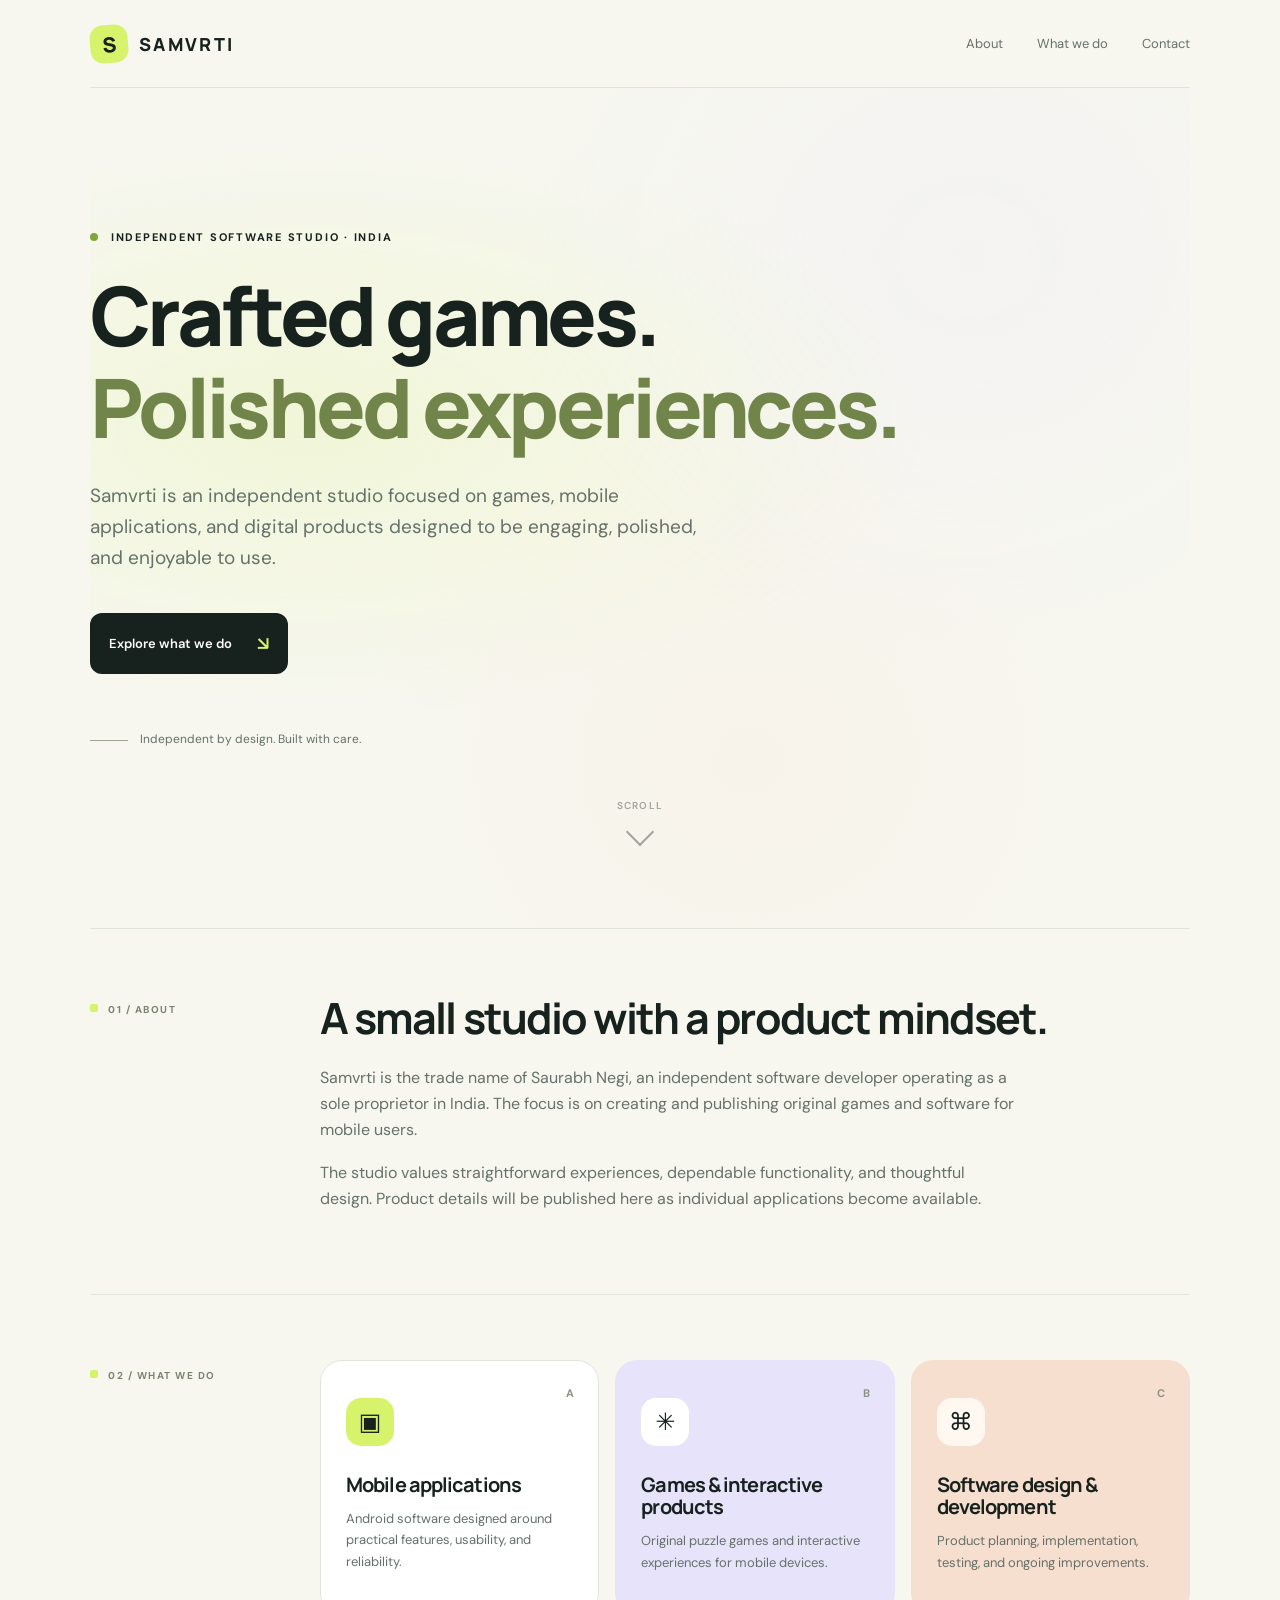
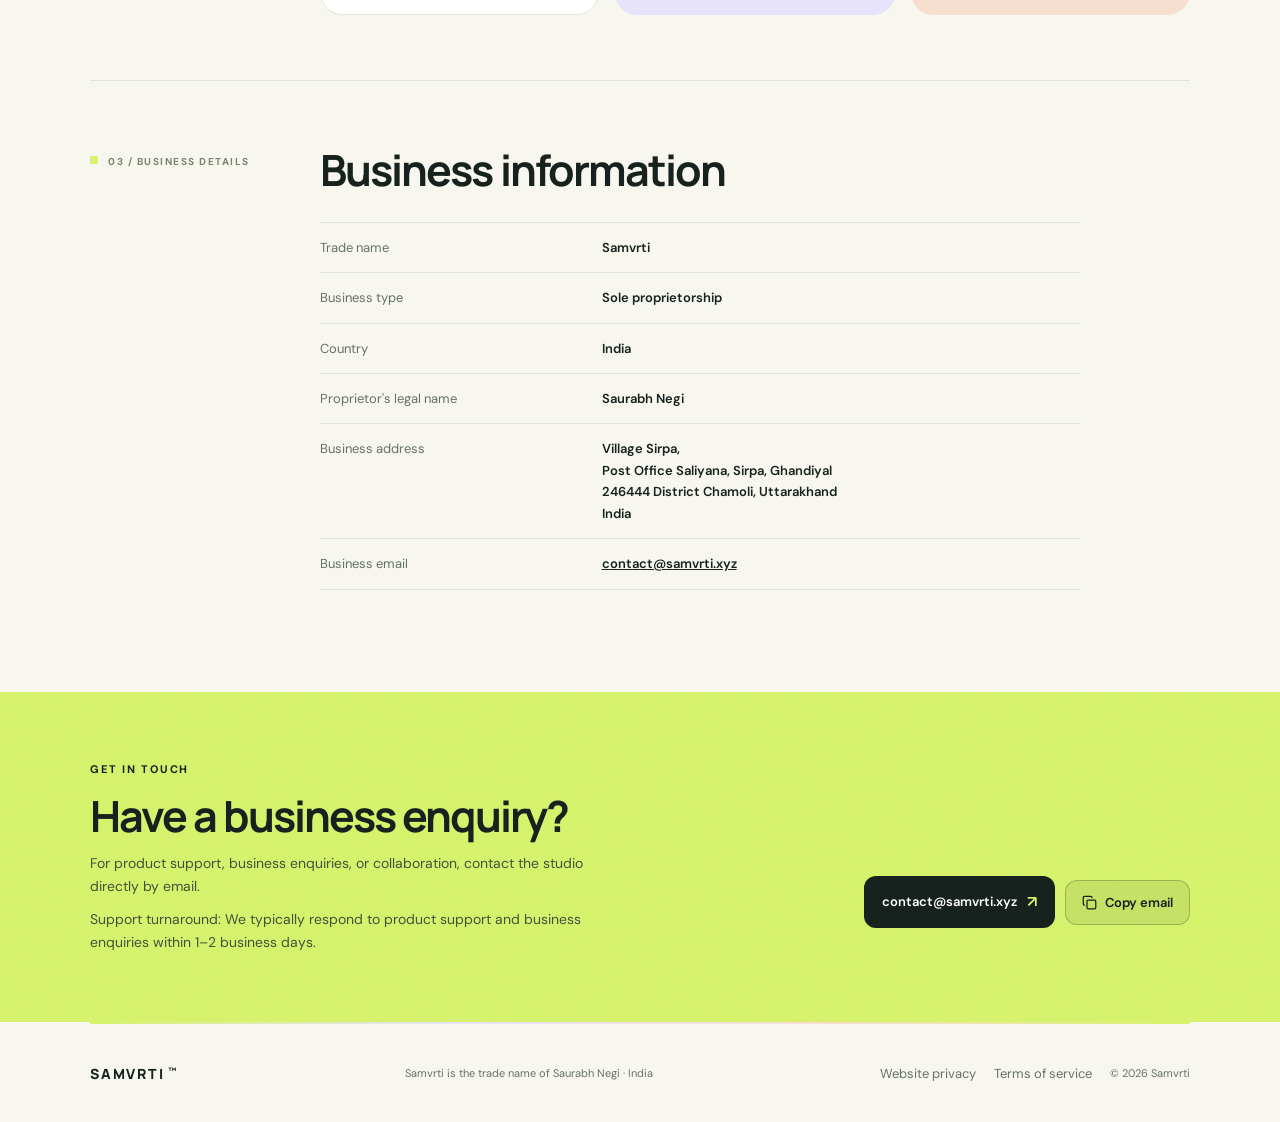
<file: index.html>
<!doctype html>
<html lang="en">

<head>
  <meta charset="utf-8">
  <meta name="viewport" content="width=device-width, initial-scale=1">
  <meta name="theme-color" content="#17211d">
  <meta name="author" content="Saurabh Negi">
  <meta name="description"
    content="Samvrti is an independent software studio in India creating mobile applications, games, and digital products.">
  <title>SAMVRTI — Independent Software Studio</title>

  <link rel="canonical" href="https://samvrti.xyz/">
  <link rel="icon" href="favicon.svg" type="image/svg+xml">
  <link rel="stylesheet" href="styles.css">

  <!-- Open Graph / Facebook / WhatsApp / LinkedIn -->
  <meta property="og:type" content="website">
  <meta property="og:url" content="https://samvrti.xyz/">
  <meta property="og:site_name" content="SAMVRTI">
  <meta property="og:title" content="SAMVRTI — Independent Software Studio">
  <meta property="og:description"
    content="Independent software studio in India creating mobile applications, games, and digital products.">
  <meta property="og:image" content="https://samvrti.xyz/og-image.png">
  <meta property="og:image:width" content="1200">
  <meta property="og:image:height" content="630">
  <meta property="og:image:alt" content="SAMVRTI — Independent Software Studio">

  <!-- Twitter / X -->
  <meta name="twitter:card" content="summary_large_image">
  <meta name="twitter:url" content="https://samvrti.xyz/">
  <meta name="twitter:title" content="SAMVRTI — Independent Software Studio">
  <meta name="twitter:description"
    content="Independent software studio in India creating mobile applications, games, and digital products.">
  <meta name="twitter:image" content="https://samvrti.xyz/og-image.png">

  <!-- Structured Data (JSON-LD) for Google Search & Google Play Verification -->
  <script type="application/ld+json">
  {
    "@context": "https://schema.org",
    "@type": "ProfessionalService",
    "name": "Samvrti",
    "legalName": "Saurabh Negi",
    "url": "https://samvrti.xyz/",
    "logo": "https://samvrti.xyz/favicon.svg",
    "image": "https://samvrti.xyz/og-image.png",
    "description": "Independent software studio in India creating mobile applications, games, and digital products.",
    "email": "contact@samvrti.xyz",
    "address": {
      "@type": "PostalAddress",
      "streetAddress": "Village Sirpa, Post Office Saliyana, Sirpa, Ghandiyal",
      "addressLocality": "Chamoli",
      "addressRegion": "Uttarakhand",
      "postalCode": "246444",
      "addressCountry": "IN"
    },
    "founder": {
      "@type": "Person",
      "name": "Saurabh Negi"
    }
  }
  </script>
</head>


<body>
  <header class="site-header">
    <a class="brand" href="#top" aria-label="Samvrti home">
      <span class="brand-mark" aria-hidden="true">S</span>
      <span class="brand-name">SAMVRTI</span>
    </a>
    <nav aria-label="Main navigation">
      <a href="#about">About</a>
      <a href="#work">What we do</a>
      <a href="#contact">Contact</a>
    </nav>
  </header>

  <main id="top">
    <section class="hero wrap">
      <p class="eyebrow"><span class="eyebrow-dot"></span> INDEPENDENT SOFTWARE STUDIO · INDIA</p>
      <h1>Crafted games.<br><span>Polished experiences.</span></h1>
      <p class="hero-copy">
        Samvrti is an independent studio focused on games, mobile
        applications, and digital products designed to be engaging, polished,
        and enjoyable to use.
      </p>
      <a class="primary-link" href="#work">Explore what we do <span aria-hidden="true">↘</span></a>
      <div class="hero-note">
        <span class="note-line"></span>
        <span>Independent by design. Built with care.</span>
      </div>
      <div class="scroll-indicator" aria-hidden="true">
        <span>Scroll</span>
        <div class="scroll-chevron"></div>
      </div>
    </section>

    <section class="section wrap reveal" id="about">
      <div class="section-label">01 / ABOUT</div>
      <div class="section-content">
        <h2>A small studio with a product mindset.</h2>
        <p>
          Samvrti is the trade name of Saurabh Negi, an independent software
          developer operating as a sole proprietor in India. The focus is on
          creating and publishing original games and software for mobile users.
        </p>
        <p>
          The studio values straightforward experiences, dependable functionality,
          and thoughtful design. Product details will be published here as
          individual applications become available.
        </p>
      </div>
    </section>

    <section class="section wrap reveal" id="work">
      <div class="section-label">02 / WHAT WE DO</div>
      <div class="work-grid">
        <article class="work-card reveal">
          <span class="card-index">A</span>
          <div class="card-icon" aria-hidden="true">▣</div>
          <h3>Mobile applications</h3>
          <p>Android software designed around practical features, usability, and reliability.</p>
        </article>
        <article class="work-card">
          <span class="card-index">B</span>
          <div class="card-icon" aria-hidden="true">✳</div>
          <h3>Games & interactive products</h3>
          <p>Original puzzle games and interactive experiences for mobile devices.</p>
        </article>
        <article class="work-card">
          <span class="card-index">C</span>
          <div class="card-icon" aria-hidden="true">⌘</div>
          <h3>Software design & development</h3>
          <p>Product planning, implementation, testing, and ongoing improvements.</p>
        </article>
      </div>
    </section>

    <section class="section wrap identity-section reveal">
      <div class="section-label">03 / BUSINESS DETAILS</div>
      <div class="section-content">
        <h2>Business information</h2>
        <dl class="details">
          <div>
            <dt>Trade name</dt>
            <dd>Samvrti</dd>
          </div>
          <div>
            <dt>Business type</dt>
            <dd>Sole proprietorship</dd>
          </div>
          <div>
            <dt>Country</dt>
            <dd>India</dd>
          </div>
          <div>
            <dt>Proprietor's legal name</dt>
            <dd>Saurabh Negi</dd>
          </div>
          <div>
            <dt>Business address</dt>
            <dd>
              Village Sirpa, <br>
              Post Office Saliyana, Sirpa, Ghandiyal<br>
              246444
              District Chamoli, Uttarakhand<br>
              India
            </dd>
          </div>
          <div>
            <dt>Business email</dt>
            <dd><a href="mailto:contact@samvrti.xyz">contact@samvrti.xyz</a></dd>
          </div>

        </dl>
      </div>
    </section>

    <section class="contact-band reveal" id="contact">
      <div class="wrap contact-inner">
        <div>
          <p class="eyebrow">GET IN TOUCH</p>
          <h2>Have a business enquiry?</h2>
          <p>For product support, business enquiries, or collaboration, contact the studio directly by email.</p>
          <p style="margin-top: 10px;">Support turnaround: We typically respond to product support and business
            enquiries within 1–2 business days.</p>
        </div>
        <div class="contact-actions">
          <div class="contact-buttons">
            <a class="contact-email" id="contactEmailLink" href="mailto:contact@samvrti.xyz">
              <span>contact@samvrti.xyz</span>
              <span class="arrow-icon" aria-hidden="true">↗</span>
            </a>
            <button type="button" class="contact-copy-btn" id="copyEmailBtn"
              aria-label="Copy email address to clipboard" data-email="contact@samvrti.xyz">
              <svg class="copy-icon" aria-hidden="true" width="15" height="15" viewBox="0 0 24 24" fill="none"
                stroke="currentColor" stroke-width="2" stroke-linecap="round" stroke-linejoin="round">
                <rect width="14" height="14" x="8" y="8" rx="2" ry="2" />
                <path d="M4 16c-1.1 0-2-.9-2-2V4c0-1.1.9-2 2-2h10c1.1 0 2 .9 2 2" />
              </svg>
              <span class="copy-text">Copy email</span>
            </button>
          </div>
          <div class="copy-status" id="copyStatus" role="status" aria-live="polite"></div>
        </div>
      </div>
    </section>
  </main>

  <footer class="site-footer wrap">
    <a class="footer-brand" href="#top">SAMVRTI<span>™</span></a>
    <span>Samvrti is the trade name of Saurabh Negi · India</span>
    <div class="footer-links">
      <a href="privacy.html">Website privacy</a>
      <a href="terms.html">Terms of service</a>
      <span>© <span id="year">2026</span> Samvrti</span>
    </div>
  </footer>
  <script>
    // Keep the displayed year current without collecting or transmitting data.
    document.getElementById("year").textContent = new Date().getFullYear();

    // 1-click email copy to clipboard with fallback
    const copyBtn = document.getElementById("copyEmailBtn");
    const copyStatus = document.getElementById("copyStatus");

    if (copyBtn) {
      copyBtn.addEventListener("click", async () => {
        const email = copyBtn.getAttribute("data-email") || "contact@samvrti.xyz";
        const copyTextEl = copyBtn.querySelector(".copy-text");
        const originalText = copyTextEl ? copyTextEl.textContent : "Copy email";

        try {
          if (navigator.clipboard && window.isSecureContext) {
            await navigator.clipboard.writeText(email);
          } else {
            const tempInput = document.createElement("textarea");
            tempInput.value = email;
            tempInput.setAttribute("readonly", "");
            tempInput.style.position = "absolute";
            tempInput.style.left = "-9999px";
            document.body.appendChild(tempInput);
            tempInput.select();
            tempInput.setSelectionRange(0, 99999); // Mobile compatibility
            const successful = document.execCommand("copy");
            document.body.removeChild(tempInput); // Clean up BEFORE checking/throwing
            if (!successful) throw Error("Copy failed");

          }

          copyBtn.classList.add("copied");
          if (copyTextEl) copyTextEl.textContent = "Copied!";
          if (copyStatus) copyStatus.textContent = "Copied " + email + " to clipboard";

          setTimeout(() => {
            copyBtn.classList.remove("copied");
            if (copyTextEl) copyTextEl.textContent = originalText;
            if (copyStatus) copyStatus.textContent = "";
          }, 2500);
        } catch (err) {
          if (copyStatus) {
            copyStatus.textContent = "Please copy manually: " + email;
          }
        }
      });
    }

    // Enhancement #1 — Scroll-triggered reveal animations
    (function () {
      const prefersReduced = window.matchMedia('(prefers-reduced-motion: reduce)').matches;
      if (prefersReduced) {
        document.querySelectorAll('.reveal').forEach(el => el.classList.add('visible'));
        return;
      }
      const observer = new IntersectionObserver((entries) => {
        entries.forEach(entry => {
          if (entry.isIntersecting) {
            entry.target.classList.add('visible');
            observer.unobserve(entry.target);
          }
        });
      }, { threshold: 0.12, rootMargin: '0px 0px -40px 0px' });
      document.querySelectorAll('.reveal').forEach(el => observer.observe(el));
    })();
  </script>
</body>

</html>
</file>
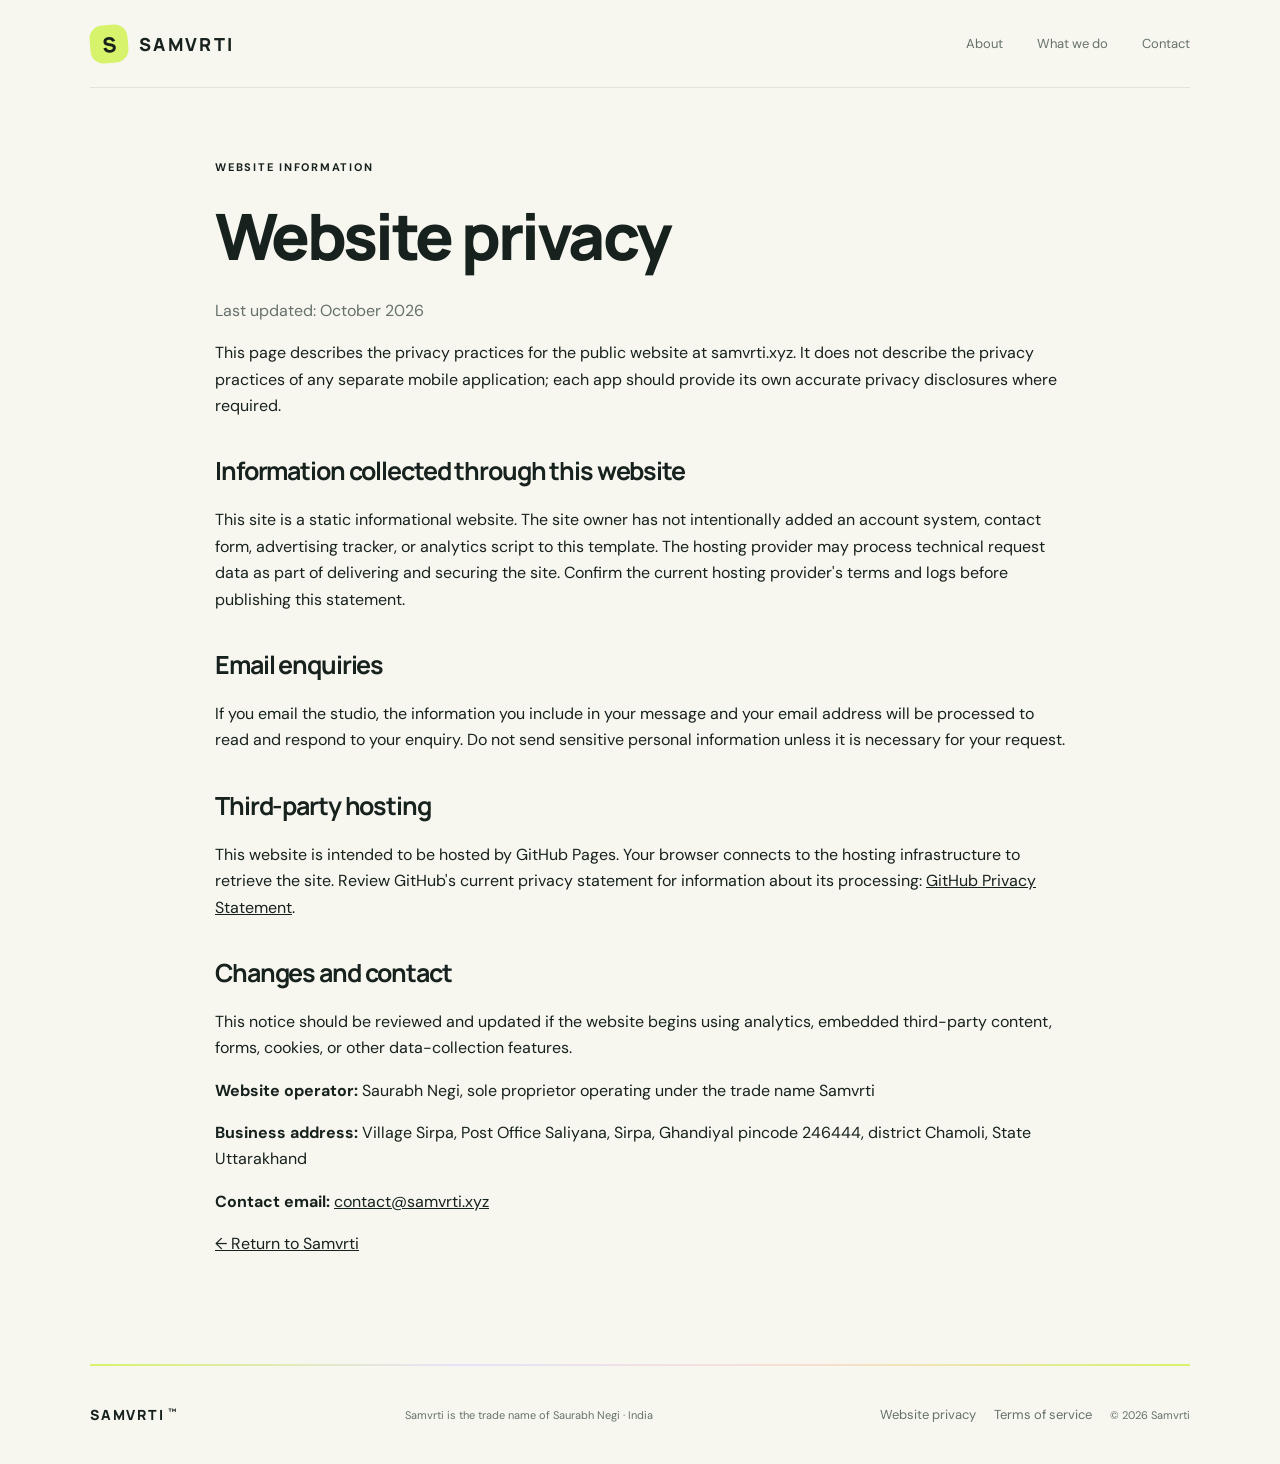
<file: privacy.html>
<!doctype html>
<html lang="en">

<head>
  <meta charset="utf-8">
  <meta name="viewport" content="width=device-width, initial-scale=1">
  <meta name="theme-color" content="#17211d">
  <meta name="description" content="Website privacy information for Samvrti.">
  <title>Website Privacy — Samvrti</title>
  <link rel="canonical" href="https://samvrti.xyz/privacy.html">
  <link rel="icon" href="favicon.svg" type="image/svg+xml">
  <link rel="stylesheet" href="styles.css">
</head>

<body>
  <header class="site-header">
    <a class="brand" href="index.html" aria-label="Samvrti home">
      <span class="brand-mark" aria-hidden="true">S</span><span class="brand-name">SAMVRTI</span>
    </a>
    <nav aria-label="Main navigation"><a href="index.html#about">About</a><a href="index.html#work">What we do</a><a
        href="index.html#contact">Contact</a></nav>
  </header>
  <main class="wrap" style="padding-top:70px;padding-bottom:90px;max-width:850px">
    <p class="eyebrow">WEBSITE INFORMATION</p>
    <h1 style="font-size:clamp(38px,6vw,64px)">Website privacy</h1>
    <p style="color:#65716a">Last updated: October 2026</p>
    <p>This page describes the privacy practices for the public website at samvrti.xyz. It does not describe the privacy
      practices of any separate mobile application; each app should provide its own accurate privacy disclosures where
      required.</p>

    <h2 style="font-size:25px;margin-top:38px">Information collected through this website</h2>
    <p>This site is a static informational website. The site owner has not intentionally added an account system,
      contact form, advertising tracker, or analytics script to this template. The hosting provider may process
      technical request data as part of delivering and securing the site. Confirm the current hosting provider's terms
      and logs before publishing this statement.</p>

    <h2 style="font-size:25px;margin-top:38px">Email enquiries</h2>
    <p>If you email the studio, the information you include in your message and your email address will be processed to
      read and respond to your enquiry. Do not send sensitive personal information unless it is necessary for your
      request.</p>

    <h2 style="font-size:25px;margin-top:38px">Third-party hosting</h2>
    <p>This website is intended to be hosted by GitHub Pages. Your browser connects to the hosting infrastructure to
      retrieve the site. Review GitHub's current privacy statement for information about its processing: <a
        href="https://docs.github.com/en/site-policy/privacy-policies/github-privacy-statement">GitHub Privacy
        Statement</a>.</p>

    <h2 style="font-size:25px;margin-top:38px">Changes and contact</h2>
    <p>This notice should be reviewed and updated if the website begins using analytics, embedded third-party content,
      forms, cookies, or other data-collection features.</p>
    <p><strong>Website operator:</strong> Saurabh Negi, sole proprietor operating under the trade name Samvrti</p>
    <p><strong>Business address:</strong> Village Sirpa, Post Office Saliyana, Sirpa, Ghandiyal pincode 246444, district
      Chamoli, State
      Uttarakhand </p>
    <p><strong>Contact email:</strong> <a href="mailto:contact@samvrti.xyz">contact@samvrti.xyz</a></p>
    <p><a href="index.html">← Return to Samvrti</a></p>
  </main>
  <footer class="site-footer wrap">
    <a class="footer-brand" href="index.html">SAMVRTI<span>™</span></a>
    <span>Samvrti is the trade name of Saurabh Negi · India</span>
    <div class="footer-links">
      <a href="privacy.html">Website privacy</a>
      <a href="terms.html">Terms of service</a>
      <span>© <span id="year">2026</span> Samvrti</span>
    </div>
  </footer>
  <script>document.getElementById("year").textContent = new Date().getFullYear();</script>
</body>

</html>
</file>
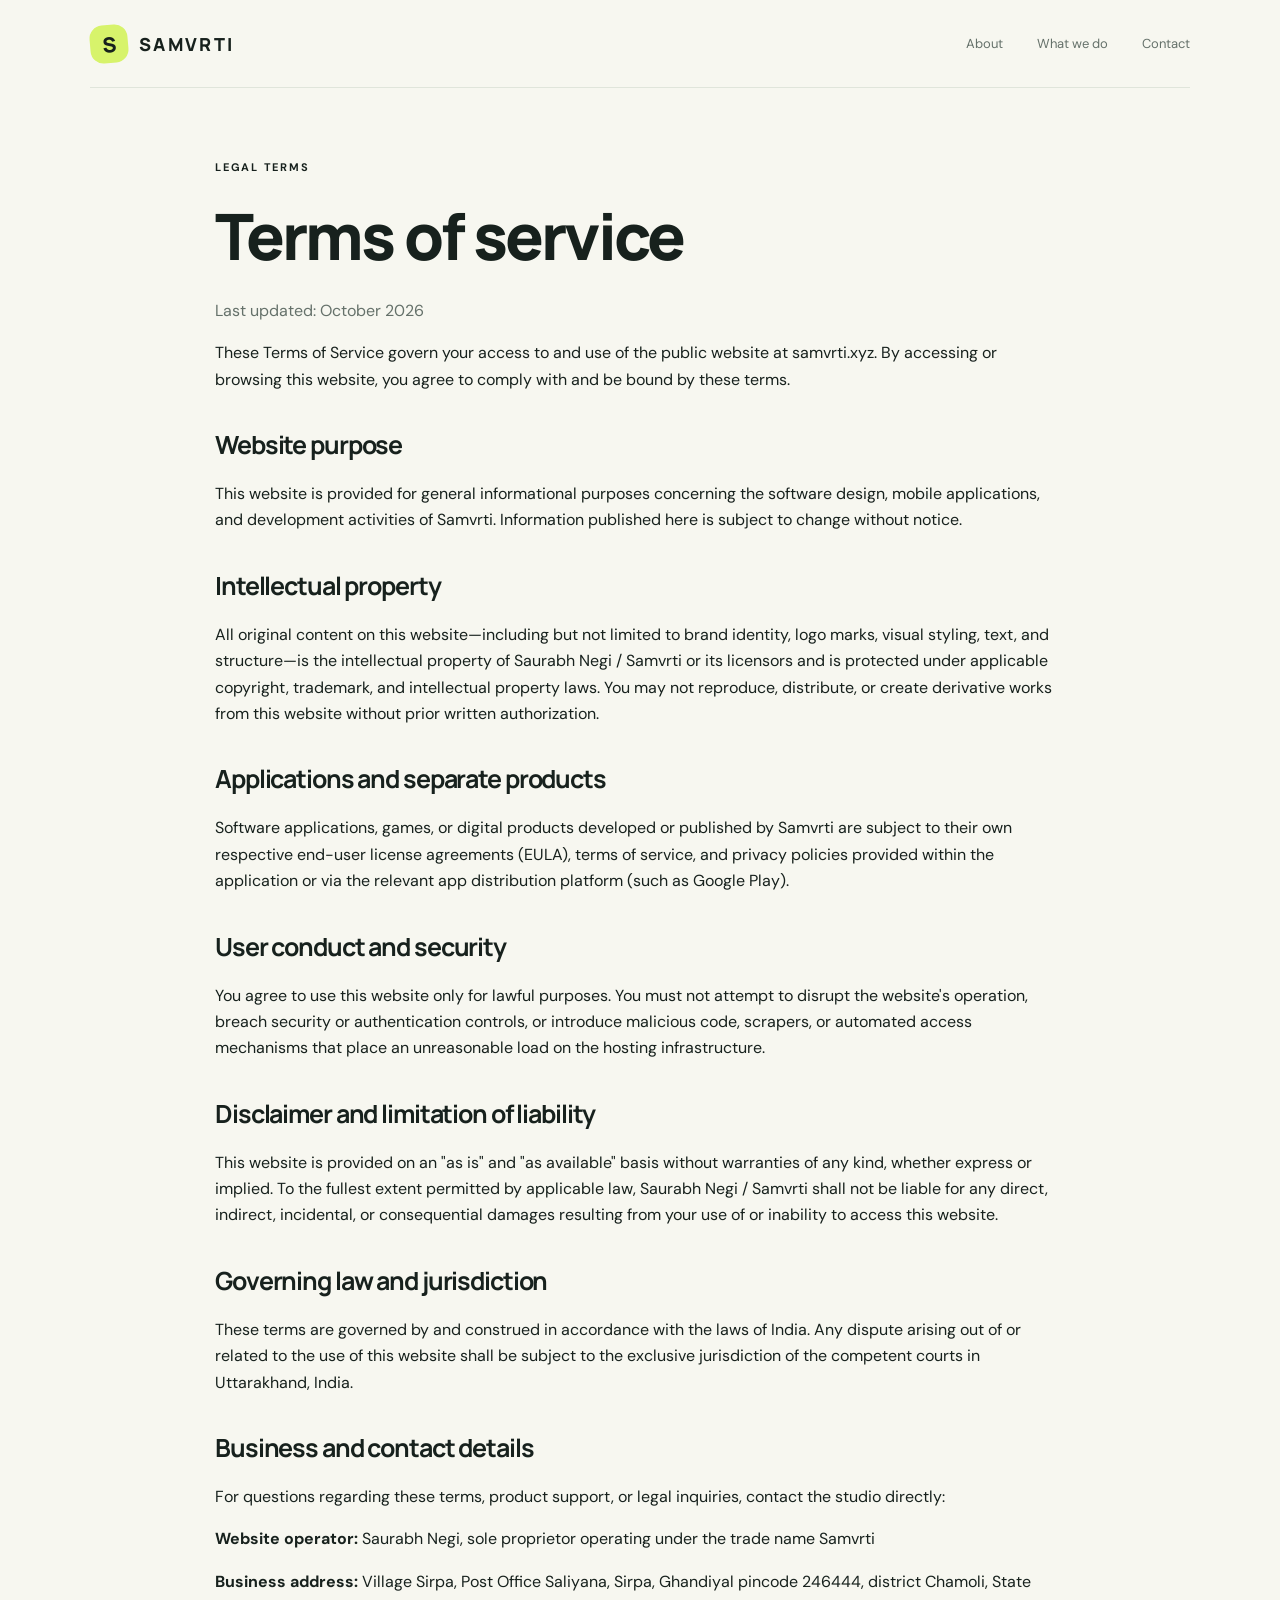
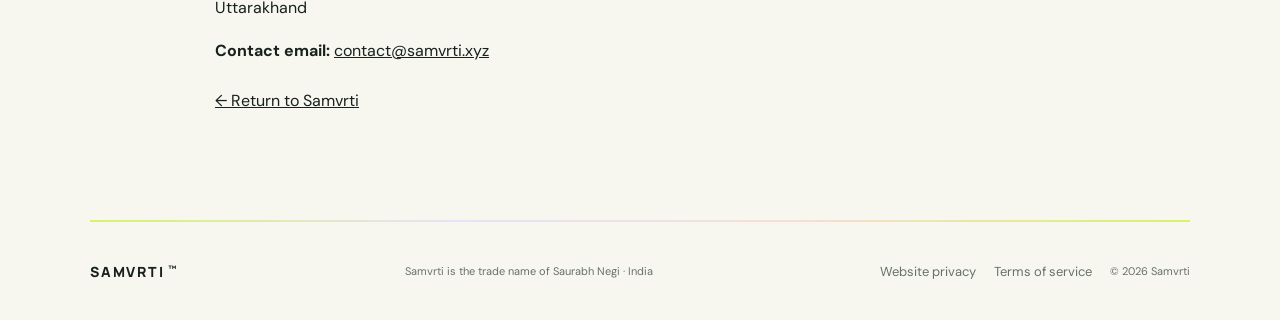
<file: terms.html>
<!doctype html>
<html lang="en">

<head>
  <meta charset="utf-8">
  <meta name="viewport" content="width=device-width, initial-scale=1">
  <meta name="theme-color" content="#17211d">
  <meta name="description" content="Website terms of service for Samvrti.">
  <title>Terms of Service — Samvrti</title>
  <link rel="canonical" href="https://samvrti.xyz/terms.html">
  <link rel="icon" href="favicon.svg" type="image/svg+xml">
  <link rel="stylesheet" href="styles.css">
</head>

<body>
  <header class="site-header">
    <a class="brand" href="index.html" aria-label="Samvrti home">
      <span class="brand-mark" aria-hidden="true">S</span><span class="brand-name">SAMVRTI</span>
    </a>
    <nav aria-label="Main navigation">
      <a href="index.html#about">About</a>
      <a href="index.html#work">What we do</a>
      <a href="index.html#contact">Contact</a>
    </nav>
  </header>

  <main class="wrap" style="padding-top:70px;padding-bottom:90px;max-width:850px">
    <p class="eyebrow">LEGAL TERMS</p>
    <h1 style="font-size:clamp(38px,6vw,64px)">Terms of service</h1>
    <p style="color:#65716a">Last updated: October 2026</p>
    <p>These Terms of Service govern your access to and use of the public website at samvrti.xyz. By accessing or browsing this website, you agree to comply with and be bound by these terms.</p>

    <h2 style="font-size:25px;margin-top:38px">Website purpose</h2>
    <p>This website is provided for general informational purposes concerning the software design, mobile applications, and development activities of Samvrti. Information published here is subject to change without notice.</p>

    <h2 style="font-size:25px;margin-top:38px">Intellectual property</h2>
    <p>All original content on this website—including but not limited to brand identity, logo marks, visual styling, text, and structure—is the intellectual property of Saurabh Negi / Samvrti or its licensors and is protected under applicable copyright, trademark, and intellectual property laws. You may not reproduce, distribute, or create derivative works from this website without prior written authorization.</p>

    <h2 style="font-size:25px;margin-top:38px">Applications and separate products</h2>
    <p>Software applications, games, or digital products developed or published by Samvrti are subject to their own respective end-user license agreements (EULA), terms of service, and privacy policies provided within the application or via the relevant app distribution platform (such as Google Play).</p>

    <h2 style="font-size:25px;margin-top:38px">User conduct and security</h2>
    <p>You agree to use this website only for lawful purposes. You must not attempt to disrupt the website's operation, breach security or authentication controls, or introduce malicious code, scrapers, or automated access mechanisms that place an unreasonable load on the hosting infrastructure.</p>

    <h2 style="font-size:25px;margin-top:38px">Disclaimer and limitation of liability</h2>
    <p>This website is provided on an "as is" and "as available" basis without warranties of any kind, whether express or implied. To the fullest extent permitted by applicable law, Saurabh Negi / Samvrti shall not be liable for any direct, indirect, incidental, or consequential damages resulting from your use of or inability to access this website.</p>

    <h2 style="font-size:25px;margin-top:38px">Governing law and jurisdiction</h2>
    <p>These terms are governed by and construed in accordance with the laws of India. Any dispute arising out of or related to the use of this website shall be subject to the exclusive jurisdiction of the competent courts in Uttarakhand, India.</p>

    <h2 style="font-size:25px;margin-top:38px">Business and contact details</h2>
    <p>For questions regarding these terms, product support, or legal inquiries, contact the studio directly:</p>
    <p><strong>Website operator:</strong> Saurabh Negi, sole proprietor operating under the trade name Samvrti</p>
    <p><strong>Business address:</strong> Village Sirpa, Post Office Saliyana, Sirpa, Ghandiyal pincode 246444, district Chamoli, State Uttarakhand</p>
    <p><strong>Contact email:</strong> <a href="mailto:contact@samvrti.xyz">contact@samvrti.xyz</a></p>
    <p style="margin-top:24px"><a href="index.html">← Return to Samvrti</a></p>
  </main>

  <footer class="site-footer wrap">
    <a class="footer-brand" href="index.html">SAMVRTI<span>™</span></a>
    <span>Samvrti is the trade name of Saurabh Negi · India</span>
    <div class="footer-links">
      <a href="privacy.html">Website privacy</a>
      <a href="terms.html">Terms of service</a>
      <span>© <span id="year">2026</span> Samvrti</span>
    </div>
  </footer>
  <script>document.getElementById("year").textContent = new Date().getFullYear();</script>
</body>

</html>
</file>
<file: styles.css>
@import url('https://fonts.googleapis.com/css2?family=DM+Sans:wght@400;500;600;700&family=Manrope:wght@400;500;600;700;800&display=swap');

:root {
  color-scheme: light;
  --ink: #17211d;
  --muted: #65716a;
  --paper: #f7f7f0;
  --card: #ffffff;
  --line: #e0e5db;
  --green: #d7f36b;
  --green-dark: #28371e;
  --lavender: #e7e3fb;
  --peach: #f7dfcf;
  --radius: 22px;
}
* { box-sizing: border-box; }
html { scroll-behavior: smooth; }
body {
  margin: 0;
  background: var(--paper);
  color: var(--ink);
  font-family: "DM Sans", system-ui, -apple-system, BlinkMacSystemFont, "Segoe UI", sans-serif;
  line-height: 1.65;
  -webkit-font-smoothing: antialiased;
}
a { color: inherit; }
.wrap { width: min(1100px, calc(100% - 48px)); margin-inline: auto; }

/* ─── Header ─── */
.site-header {
  width: min(1100px, calc(100% - 48px));
  margin: 0 auto;
  min-height: 88px;
  display: flex;
  align-items: center;
  justify-content: space-between;
  gap: 24px;
  border-bottom: 1px solid var(--line);
}
.brand { display: inline-flex; align-items: center; gap: 11px; text-decoration: none; }

/* Enhancement #5 — Brand mark micro-animation */
.brand-mark {
  display: grid; place-items: center; width: 38px; height: 38px;
  background: var(--green); border-radius: 13px;
  font: 800 21px "Manrope", sans-serif; transform: rotate(-5deg);
  transition: transform 0.4s cubic-bezier(.34,1.56,.64,1), background 0.3s ease;
}
.brand:hover .brand-mark {
  transform: rotate(5deg) scale(1.08);
  background: #c8e85a;
}
.brand-name, .footer-brand { font: 800 18px "Manrope", sans-serif; letter-spacing: .13em; }

/* Enhancement #10 — Nav link hover underlines */
nav { display: flex; gap: clamp(16px, 3vw, 34px); }
nav a, .footer-links a {
  color: var(--muted);
  font-size: 13px;
  text-decoration: none;
  position: relative;
}
nav a::after, .footer-links a::after {
  content: '';
  position: absolute;
  bottom: -2px;
  left: 0;
  width: 0;
  height: 1.5px;
  background: var(--ink);
  transition: width 0.3s ease;
}
nav a:hover::after, .footer-links a:hover::after {
  width: 100%;
}
nav a:hover, .footer-links a:hover { color: var(--ink); }

/* ─── Hero ─── */

/* Enhancement #4 — Gradient mesh background on hero */
.hero {
  padding: clamp(76px, 12vw, 140px) 0 86px;
  position: relative;
  overflow: hidden;
}
.hero::before {
  content: '';
  position: absolute;
  inset: 0;
  background:
    radial-gradient(ellipse 80% 50% at 20% 40%, rgba(215,243,107,.18) 0%, transparent 70%),
    radial-gradient(ellipse 60% 70% at 80% 20%, rgba(231,227,251,.22) 0%, transparent 70%),
    radial-gradient(ellipse 50% 60% at 60% 80%, rgba(247,223,207,.18) 0%, transparent 70%);
  animation: gradientShift 12s ease-in-out infinite alternate;
  pointer-events: none;
  z-index: 0;
}
.hero > * { position: relative; z-index: 1; }

@keyframes gradientShift {
  0%   { opacity: 0.6; transform: scale(1) translate(0, 0); }
  50%  { opacity: 1;   transform: scale(1.05) translate(-1%, 2%); }
  100% { opacity: 0.7; transform: scale(1.02) translate(1%, -1%); }
}

/* Enhancement #3 — Pulsing hero dot */
.eyebrow { margin: 0 0 24px; font-size: 11px; font-weight: 700; letter-spacing: .16em; }
.eyebrow-dot {
  display: inline-block;
  width: 8px;
  height: 8px;
  margin-right: 8px;
  border-radius: 50%;
  background: #7fa63b;
  animation: pulse 2.2s ease-in-out infinite;
}
@keyframes pulse {
  0%, 100% { box-shadow: 0 0 0 0 rgba(127,166,59,.5); }
  50%      { box-shadow: 0 0 0 7px rgba(127,166,59,0); }
}

h1, h2, h3, p { margin-top: 0; }
h1, h2, h3 { font-family: "Manrope", sans-serif; letter-spacing: -.045em; line-height: 1.12; }
h1 { max-width: 850px; margin-bottom: 26px; font-size: clamp(43px, 7.5vw, 82px); font-weight: 800; }
h1 span { color: #718449; }

/* Enhancement #7 — Animated heading reveal */
.hero h1 {
  animation: headingReveal 0.9s cubic-bezier(.22,1,.36,1) 0.15s both;
}
.hero .hero-copy {
  animation: headingReveal 0.9s cubic-bezier(.22,1,.36,1) 0.35s both;
}
.hero .primary-link {
  animation: headingReveal 0.9s cubic-bezier(.22,1,.36,1) 0.5s both;
}
@keyframes headingReveal {
  from { opacity: 0; transform: translateY(30px); filter: blur(4px); }
  to   { opacity: 1; transform: translateY(0);    filter: blur(0); }
}

.hero-copy { max-width: 620px; color: var(--muted); font-size: clamp(16px, 2vw, 19px); }
.primary-link {
  display: inline-flex; align-items: center; gap: 25px; margin-top: 20px;
  padding: 15px 19px; background: var(--ink); color: white; border-radius: 12px;
  font-size: 13px; font-weight: 600; text-decoration: none;
  transition: transform 0.25s ease, box-shadow 0.25s ease, background 0.25s ease;
}
.primary-link:hover {
  transform: translateY(-2px);
  box-shadow: 0 8px 24px rgba(23,33,29,.2);
  background: #1f2d25;
}
.primary-link span { color: var(--green); font-size: 19px; transition: transform 0.3s ease; }
.primary-link:hover span { transform: translate(3px, 3px); }

.hero-note { display: flex; align-items: center; gap: 12px; margin-top: 56px; color: var(--muted); font-size: 12px; }
.note-line { width: 38px; height: 1px; background: #9ba58f; }

/* Enhancement #9 — Scroll indicator */
.scroll-indicator {
  display: flex;
  flex-direction: column;
  align-items: center;
  gap: 8px;
  margin-top: 48px;
  color: var(--muted);
  font-size: 10px;
  font-weight: 600;
  letter-spacing: .12em;
  text-transform: uppercase;
  opacity: 0.6;
}
.scroll-indicator .scroll-chevron {
  width: 20px;
  height: 20px;
  border-right: 2px solid var(--muted);
  border-bottom: 2px solid var(--muted);
  transform: rotate(45deg);
  animation: scrollBounce 2s ease-in-out infinite;
}
@keyframes scrollBounce {
  0%, 100% { transform: rotate(45deg) translate(0, 0); opacity: 0.4; }
  50%      { transform: rotate(45deg) translate(4px, 4px); opacity: 1; }
}

/* ─── Sections ─── */

/* Enhancement #6 — Section label accent bars */
.section { display: grid; grid-template-columns: 190px 1fr; gap: 40px; padding: 65px 0; border-top: 1px solid var(--line); }
.section-label {
  padding-top: 8px;
  color: #78846e;
  font-size: 10px;
  font-weight: 700;
  letter-spacing: .15em;
  position: relative;
  padding-left: 18px;
}
.section-label::before {
  content: '';
  position: absolute;
  left: 0;
  top: 10px;
  width: 8px;
  height: 8px;
  border-radius: 2px;
  background: var(--green);
  transition: transform 0.3s ease;
}
.section:hover .section-label::before {
  transform: scale(1.3) rotate(45deg);
}
.section-content { max-width: 760px; }
h2 { margin-bottom: 22px; font-size: clamp(28px, 4vw, 43px); }
.section-content p { max-width: 700px; color: var(--muted); }

/* ─── Work Cards ─── */
.work-grid { display: grid; grid-template-columns: repeat(3, minmax(0, 1fr)); gap: 16px; }

/* Enhancement #2 — Card hover effects with depth */
.work-card {
  position: relative;
  min-height: 255px;
  padding: 25px;
  border: 1px solid var(--line);
  border-radius: var(--radius);
  background: var(--card);
  transition: transform 0.35s cubic-bezier(.34,1.56,.64,1), box-shadow 0.35s ease;
}
.work-card:hover {
  transform: translateY(-8px);
  box-shadow: 0 16px 40px rgba(23,33,29,.1), 0 4px 12px rgba(23,33,29,.06);
}
.work-card:nth-child(2) { background: var(--lavender); border-color: transparent; }
.work-card:nth-child(3) { background: var(--peach); border-color: transparent; }
.card-index { position: absolute; top: 23px; right: 24px; color: #8a9386; font-size: 11px; font-weight: 700; }
.card-icon {
  display: grid; place-items: center; width: 48px; height: 48px;
  margin: 12px 0 28px; border-radius: 15px;
  background: var(--green); font-size: 24px;
  transition: transform 0.35s cubic-bezier(.34,1.56,.64,1);
}
.work-card:hover .card-icon {
  transform: scale(1.12) rotate(-4deg);
}
.work-card:nth-child(2) .card-icon { background: #fff; }
.work-card:nth-child(3) .card-icon { background: #fff8f1; }
.work-card h3 { margin-bottom: 12px; font-size: 20px; }
.work-card p { margin-bottom: 0; color: #667069; font-size: 13px; }

/* ─── Business Details ─── */
.identity-section { padding-bottom: 80px; }
.details { margin: 28px 0 22px; border-top: 1px solid var(--line); }
.details div {
  display: grid;
  grid-template-columns: minmax(150px, .7fr) 1.3fr;
  gap: 24px;
  padding: 14px 0;
  border-bottom: 1px solid var(--line);
  transition: background 0.2s ease, padding-left 0.2s ease;
}
.details div:hover {
  background: rgba(215,243,107,.08);
  padding-left: 8px;
}
.details dt { color: var(--muted); font-size: 13px; }
.details dd { margin: 0; overflow-wrap: anywhere; font-size: 13px; font-weight: 600; }
.small-note { font-size: 12px; }

/* ─── Contact Band ─── */

/* Enhancement #8 — Enhanced contact section with grain texture */
.contact-band {
  padding: 68px 0;
  background: var(--green);
  position: relative;
  overflow: hidden;
}
.contact-band::before {
  content: '';
  position: absolute;
  inset: 0;
  background-image: url("data:image/svg+xml,%3Csvg viewBox='0 0 256 256' xmlns='http://www.w3.org/2000/svg'%3E%3Cfilter id='noise'%3E%3CfeTurbulence type='fractalNoise' baseFrequency='0.85' numOctaves='4' stitchTiles='stitch'/%3E%3C/filter%3E%3Crect width='100%25' height='100%25' filter='url(%23noise)' opacity='0.04'/%3E%3C/svg%3E");
  background-size: 200px 200px;
  pointer-events: none;
  z-index: 0;
}
.contact-band > .wrap { position: relative; z-index: 1; }

.contact-inner { display: flex; align-items: end; justify-content: space-between; gap: 36px; }
.contact-band .eyebrow { margin-bottom: 14px; }
.contact-band h2 { max-width: 500px; margin-bottom: 12px; }
.contact-band p:not(.eyebrow) { max-width: 520px; margin-bottom: 0; color: #45523a; font-size: 14px; }
.contact-actions {
  display: flex;
  flex-direction: column;
  align-items: flex-end;
  gap: 8px;
  flex-shrink: 0;
}
.contact-buttons {
  display: flex;
  align-items: center;
  gap: 10px;
  flex-wrap: wrap;
}
.contact-email {
  display: inline-flex;
  align-items: center;
  gap: 10px;
  padding: 13px 18px;
  background: var(--ink);
  color: white;
  border-radius: 12px;
  font-size: 13px;
  font-weight: 600;
  text-decoration: none;
  transition: transform 0.2s ease, background 0.2s ease, box-shadow 0.2s ease;
}
.contact-email:hover {
  background: #23312c;
  transform: translateY(-2px);
  box-shadow: 0 8px 24px rgba(23, 33, 29, 0.25);
}
.contact-email .arrow-icon {
  color: var(--green);
  font-size: 16px;
  transition: transform 0.2s ease;
}
.contact-email:hover .arrow-icon {
  transform: translate(2px, -2px);
}
.contact-copy-btn {
  display: inline-flex;
  align-items: center;
  gap: 8px;
  padding: 13px 16px;
  background: rgba(23, 33, 29, 0.08);
  color: var(--ink);
  border: 1.5px solid rgba(23, 33, 29, 0.24);
  border-radius: 12px;
  font-family: inherit;
  font-size: 13px;
  font-weight: 600;
  cursor: pointer;
  transition: all 0.2s ease;
}
.contact-copy-btn:hover {
  background: rgba(23, 33, 29, 0.16);
  border-color: var(--ink);
  transform: translateY(-2px);
  box-shadow: 0 6px 16px rgba(23,33,29,.12);
}
.contact-copy-btn:focus-visible,
.contact-email:focus-visible {
  outline: 2px solid var(--ink);
  outline-offset: 2px;
}
.contact-copy-btn.copied {
  background: var(--ink);
  color: var(--green);
  border-color: var(--ink);
}
.copy-status {
  font-size: 12px;
  color: #3b4731;
  font-weight: 600;
  min-height: 18px;
  text-align: right;
  transition: opacity 0.2s ease;
}

/* ─── Footer ─── */

/* Enhancement #10 — Footer polish */
.site-footer {
  display: flex;
  align-items: center;
  justify-content: space-between;
  gap: 20px;
  min-height: 100px;
  color: var(--muted);
  font-size: 11px;
  border-top: 2px solid transparent;
  border-image: linear-gradient(90deg, var(--green), var(--lavender), var(--peach), var(--green)) 1;
}
.footer-brand {
  color: var(--ink);
  text-decoration: none;
  font-size: 14px;
  transition: opacity 0.2s ease;
}
.footer-brand:hover { opacity: 0.7; }
.footer-brand span { padding-left: 3px; font-size: 9px; vertical-align: top; }
.footer-links { display: flex; align-items: center; gap: 18px; }

/* ─── Enhancement #1 — Scroll-triggered fade-in animations ─── */
.reveal {
  opacity: 0;
  transform: translateY(28px);
  transition: opacity 0.7s cubic-bezier(.22,1,.36,1), transform 0.7s cubic-bezier(.22,1,.36,1), filter 0.7s ease;
  filter: blur(3px);
}
.reveal.visible {
  opacity: 1;
  transform: translateY(0);
  filter: blur(0);
}
/* Staggered card reveals */
.work-card.reveal:nth-child(1) { transition-delay: 0s; }
.work-card.reveal:nth-child(2) { transition-delay: 0.12s; }
.work-card.reveal:nth-child(3) { transition-delay: 0.24s; }

/* ─── Responsive ─── */
@media (max-width: 760px) {
  .wrap, .site-header { width: min(100% - 36px, 600px); }
  .site-header { min-height: 74px; }
  nav { gap: 14px; }
  nav a { font-size: 12px; }
  .hero { padding: 78px 0 65px; }
  .section { grid-template-columns: 1fr; gap: 20px; padding: 48px 0; }
  .section-label { padding-left: 18px; }
  .work-grid { grid-template-columns: 1fr; }
  .work-card { min-height: 210px; }
  .contact-inner { align-items: start; flex-direction: column; }
  .contact-actions { align-items: flex-start; width: 100%; }
  .contact-buttons { width: 100%; }
  .contact-email, .contact-copy-btn { flex: 1 1 auto; justify-content: center; }
  .copy-status { text-align: left; }
  .site-footer { align-items: start; flex-direction: column; padding: 28px 0; }
  .scroll-indicator { margin-top: 36px; }
}
@media (max-width: 420px) {
  .brand-name { font-size: 15px; }
  nav { gap: 10px; }
  nav a { font-size: 11px; }
  .details div { grid-template-columns: 1fr; gap: 4px; }
}
@media (prefers-reduced-motion: reduce) {
  html { scroll-behavior: auto; }
  .reveal { opacity: 1; transform: none; filter: none; transition: none; }
  .hero h1, .hero .hero-copy, .hero .primary-link { animation: none; }
  .eyebrow-dot { animation: none; }
  .hero::before { animation: none; }
  .scroll-indicator .scroll-chevron { animation: none; }
}
</file>
